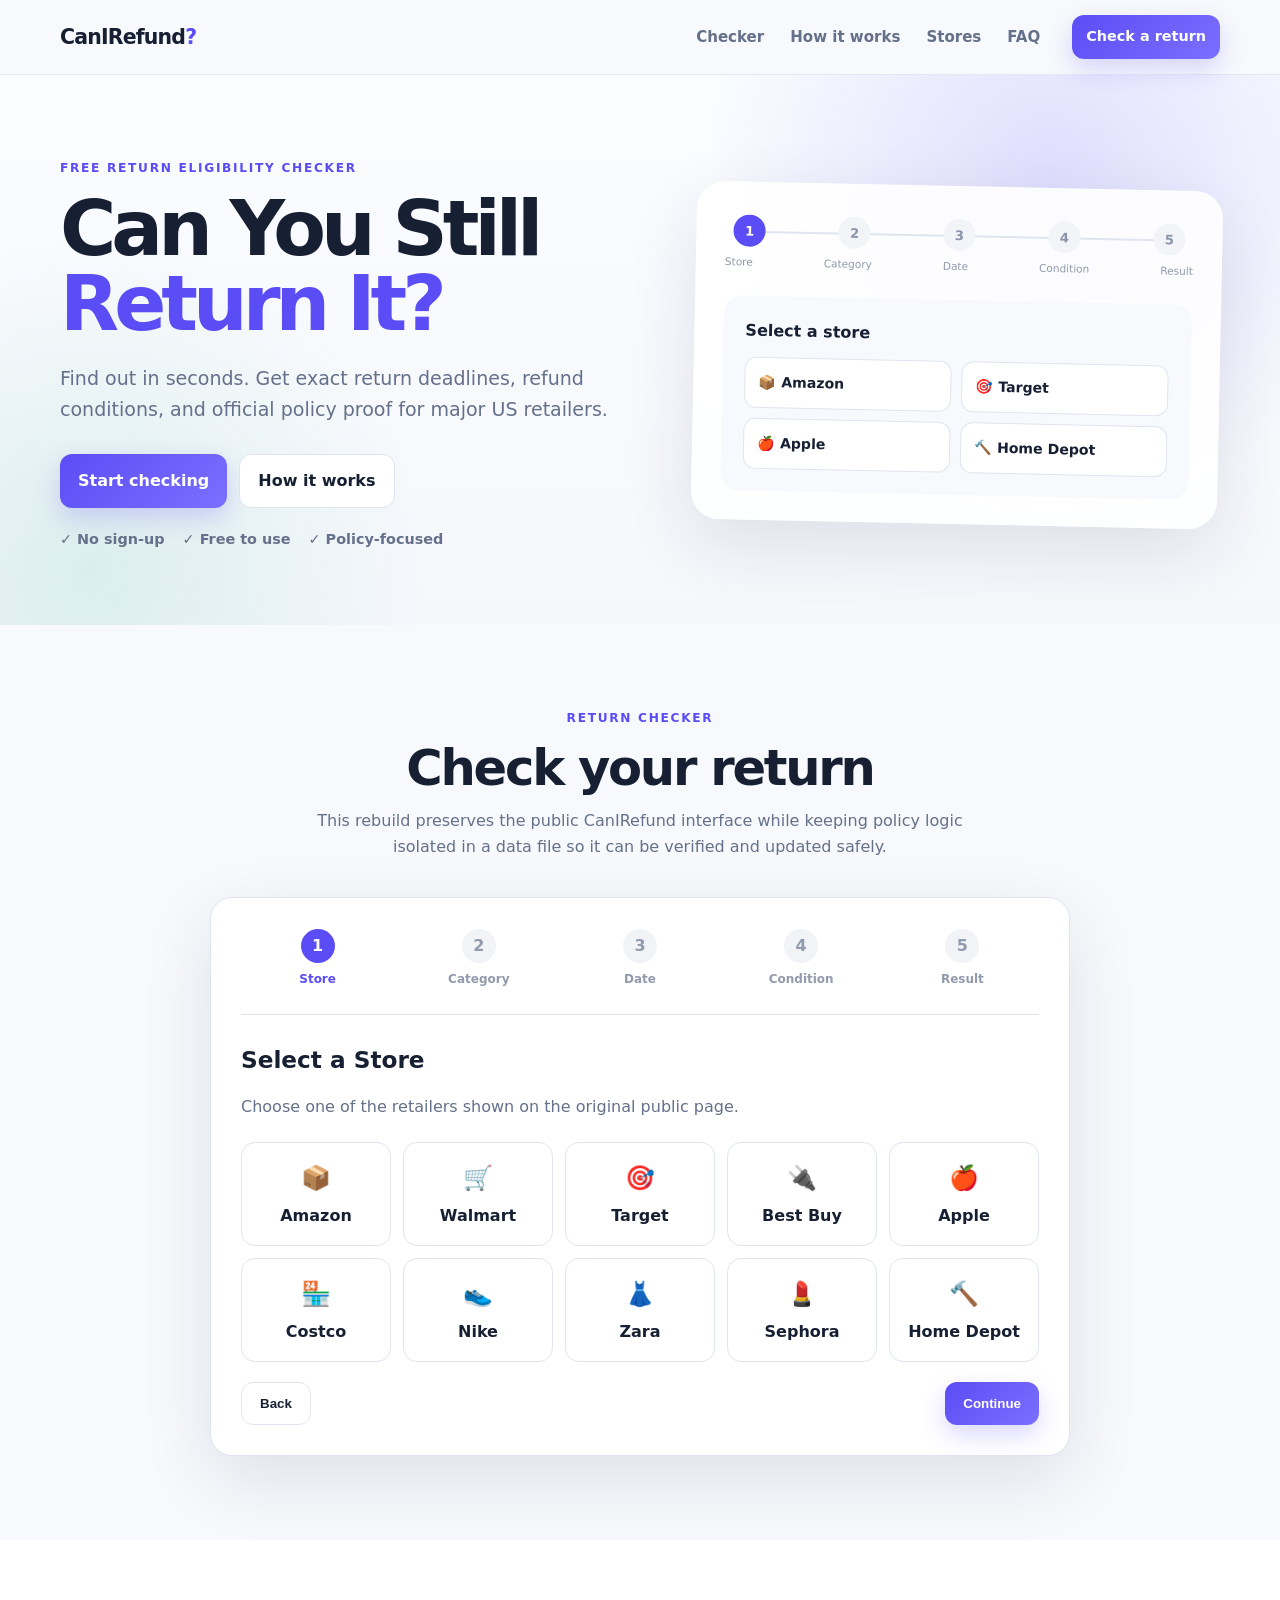
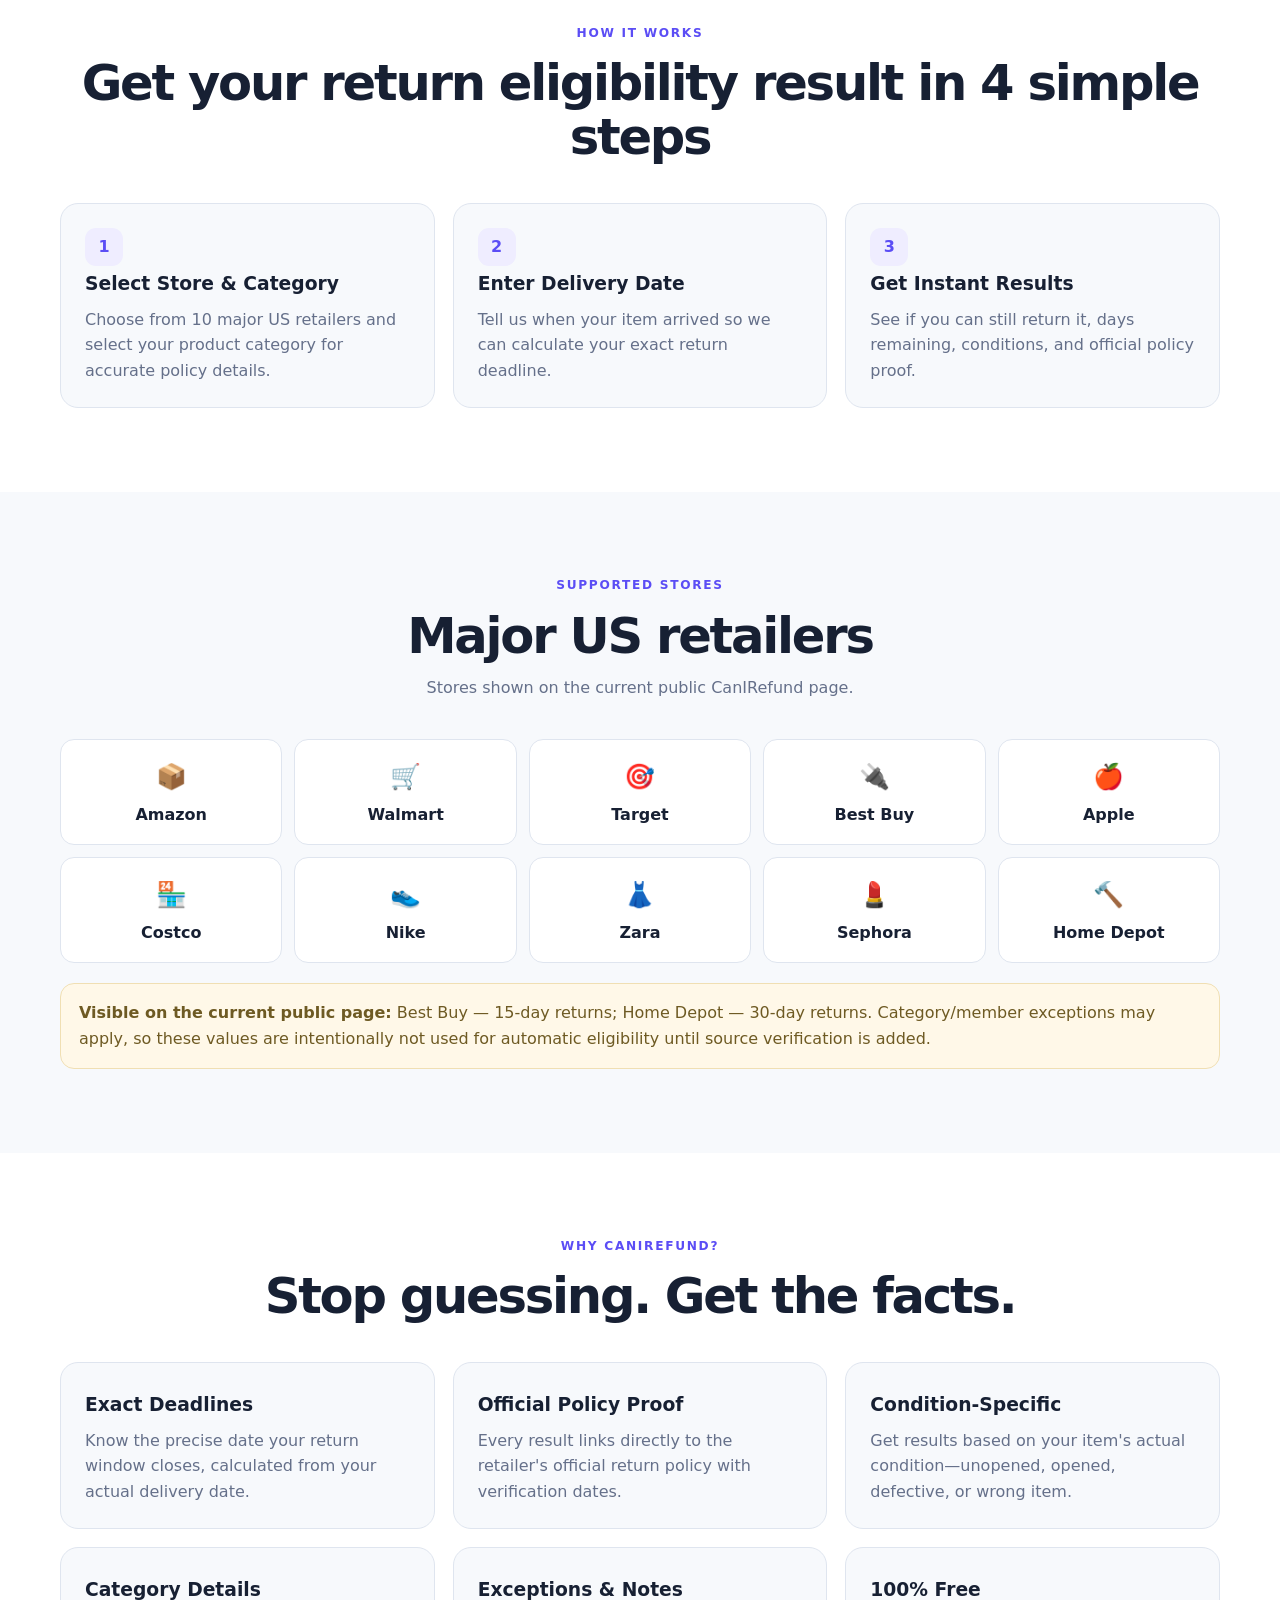
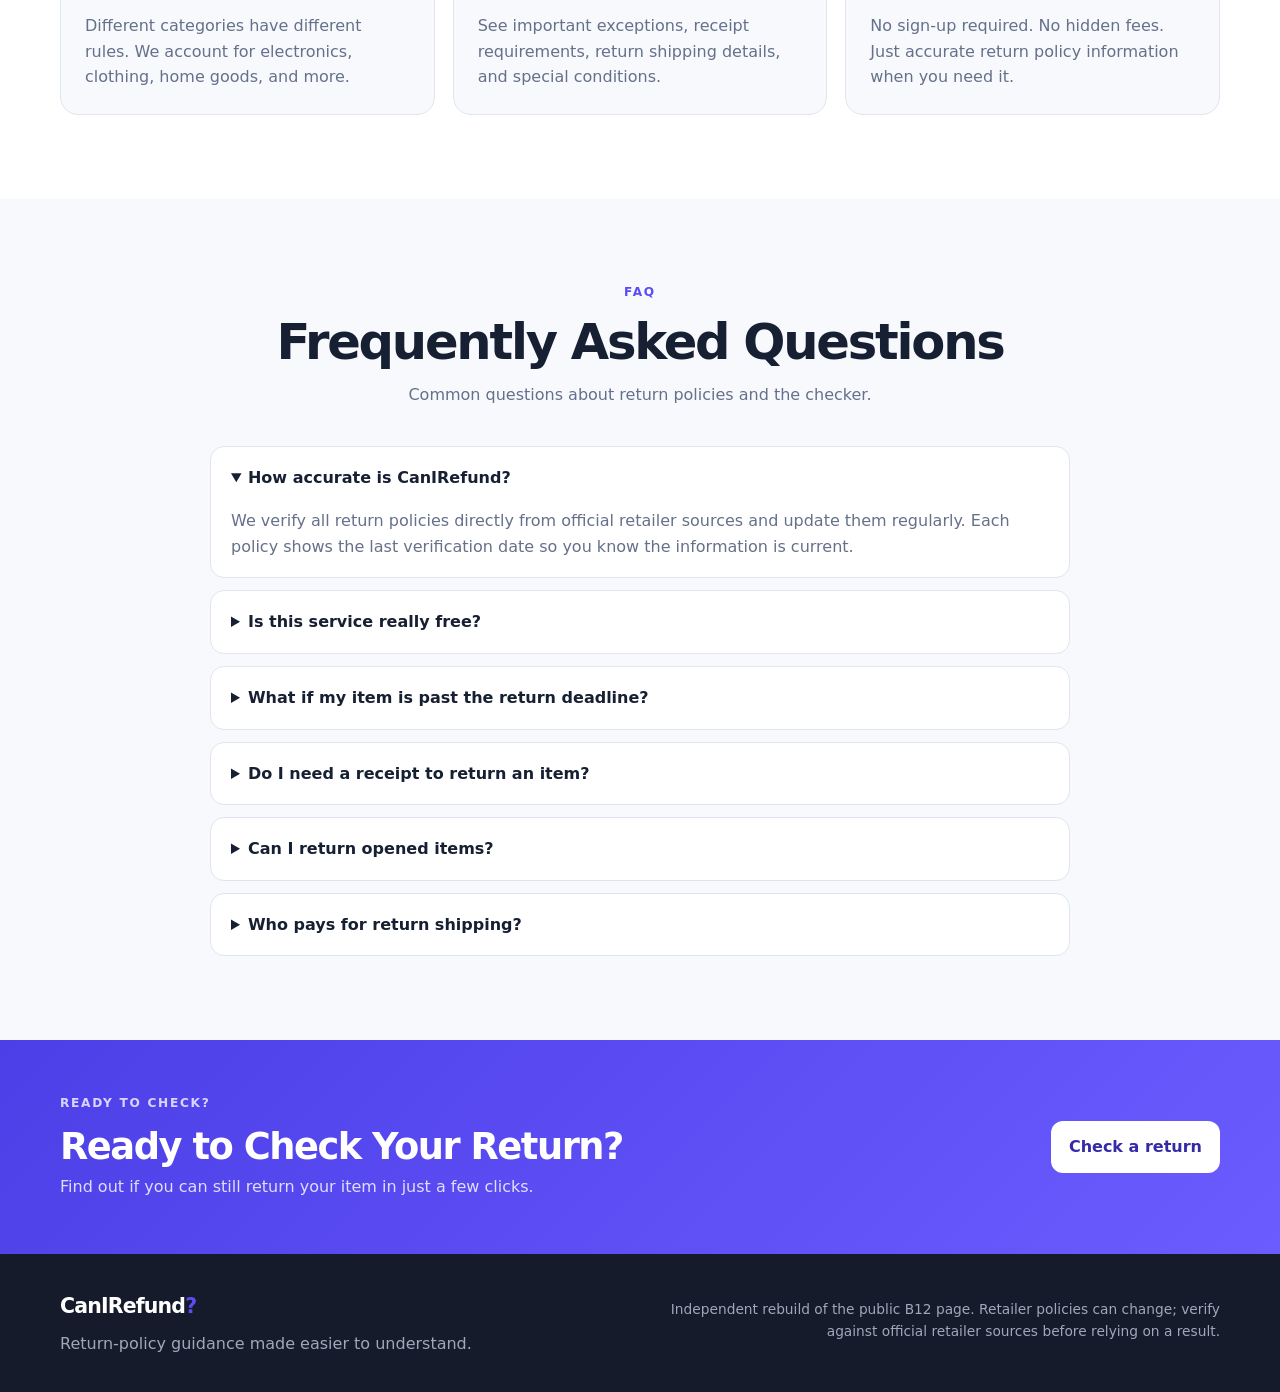
<file: index.html>
<!doctype html>
<html lang="en">
<head>
  <meta charset="utf-8" />
  <meta name="viewport" content="width=device-width, initial-scale=1" />
  <meta name="description" content="CanIRefund? helps shoppers understand return windows, conditions, and policy requirements." />
  <title>CanIRefund? - Free Return Eligibility Checker</title>
  <link rel="stylesheet" href="styles.css" />
  <script defer src="script.js"></script>
</head>
<body>
  <a class="skip-link" href="#main">Skip to content</a>
  <header class="site-header">
    <div class="container nav-wrap">
      <a class="brand" href="#top" aria-label="CanIRefund home">CanIRefund<span>?</span></a>
      <nav aria-label="Primary navigation">
        <a href="#checker">Checker</a>
        <a href="#how">How it works</a>
        <a href="#stores">Stores</a>
        <a href="#faq">FAQ</a>
      </nav>
      <a class="button button-small" href="#checker">Check a return</a>
    </div>
  </header>

  <main id="main">
    <section class="hero" id="top">
      <div class="container hero-grid">
        <div class="hero-copy">
          <div class="eyebrow">Free return eligibility checker</div>
          <h1>Can You Still <span>Return It?</span></h1>
          <p class="hero-lede">Find out in seconds. Get exact return deadlines, refund conditions, and official policy proof for major US retailers.</p>
          <div class="hero-actions">
            <a class="button" href="#checker">Start checking</a>
            <a class="button button-ghost" href="#how">How it works</a>
          </div>
          <div class="trust-row" aria-label="Key benefits">
            <span>✓ No sign-up</span><span>✓ Free to use</span><span>✓ Policy-focused</span>
          </div>
        </div>
        <aside class="hero-card" aria-label="Return checker preview">
          <div class="mini-progress"><span class="active">1</span><span>2</span><span>3</span><span>4</span><span>5</span></div>
          <div class="mini-labels"><span>Store</span><span>Category</span><span>Date</span><span>Condition</span><span>Result</span></div>
          <div class="preview-box">
            <div class="preview-kicker">Select a store</div>
            <div class="preview-list"><span>📦 Amazon</span><span>🎯 Target</span><span>🍎 Apple</span><span>🔨 Home Depot</span></div>
          </div>
        </aside>
      </div>
    </section>

    <section class="section checker-section" id="checker">
      <div class="container narrow">
        <div class="section-heading center">
          <div class="eyebrow">Return checker</div>
          <h2>Check your return</h2>
          <p>This rebuild preserves the public CanIRefund interface while keeping policy logic isolated in a data file so it can be verified and updated safely.</p>
        </div>

        <div class="checker-card">
          <div class="progress" aria-label="Checker progress">
            <button class="step-dot current" data-step-target="1" type="button"><b>1</b><span>Store</span></button>
            <button class="step-dot" data-step-target="2" type="button"><b>2</b><span>Category</span></button>
            <button class="step-dot" data-step-target="3" type="button"><b>3</b><span>Date</span></button>
            <button class="step-dot" data-step-target="4" type="button"><b>4</b><span>Condition</span></button>
            <button class="step-dot" data-step-target="5" type="button"><b>5</b><span>Result</span></button>
          </div>

          <form id="refundForm" novalidate>
            <section class="form-step active" data-step="1">
              <h3>Select a Store</h3>
              <p class="muted">Choose one of the retailers shown on the original public page.</p>
              <div class="store-grid" id="storeGrid"></div>
              <p class="field-error" id="storeError" hidden>Please select a store.</p>
            </section>

            <section class="form-step" data-step="2">
              <h3>Select a Category</h3>
              <label for="category">Product category</label>
              <select id="category" name="category">
                <option value="">Choose a category</option>
                <option>Electronics</option>
                <option>Clothing & footwear</option>
                <option>Beauty & personal care</option>
                <option>Home & tools</option>
                <option>General merchandise</option>
                <option>Other</option>
              </select>
            </section>

            <section class="form-step" data-step="3">
              <h3>Enter Delivery Date</h3>
              <label for="deliveryDate">When did the item arrive?</label>
              <input id="deliveryDate" name="deliveryDate" type="date" />
              <p class="muted">The original site says this date is used to calculate the return deadline.</p>
            </section>

            <section class="form-step" data-step="4">
              <h3>Item Condition</h3>
              <fieldset>
                <legend>What condition is the item in?</legend>
                <div class="choice-list">
                  <label><input type="radio" name="condition" value="unopened" /> Unopened</label>
                  <label><input type="radio" name="condition" value="opened" /> Opened</label>
                  <label><input type="radio" name="condition" value="defective" /> Defective</label>
                  <label><input type="radio" name="condition" value="wrong-item" /> Wrong item</label>
                </div>
              </fieldset>
            </section>

            <section class="form-step" data-step="5">
              <div class="result-placeholder" id="resultPanel">
                <div class="result-icon">✓</div>
                <h3>Ready for verified policy data</h3>
                <p>The B12 public page exposes the interface and marketing content, but not its private policy database or application logic. This rebuild therefore does <strong>not</strong> invent eligibility results.</p>
                <dl class="summary" id="summary"></dl>
                <p class="muted small">Next development step: connect verified retailer/category policy records in <code>data/policies.json</code>, then enable deadline calculations.</p>
              </div>
            </section>

            <div class="form-actions">
              <button class="button button-ghost" id="backBtn" type="button" hidden>Back</button>
              <button class="button" id="nextBtn" type="button">Continue</button>
            </div>
          </form>
        </div>
      </div>
    </section>

    <section class="section alt" id="how">
      <div class="container">
        <div class="section-heading center">
          <div class="eyebrow">How it works</div>
          <h2>Get your return eligibility result in 4 simple steps</h2>
        </div>
        <div class="feature-grid three">
          <article class="feature-card"><div class="num">1</div><h3>Select Store &amp; Category</h3><p>Choose from 10 major US retailers and select your product category for accurate policy details.</p></article>
          <article class="feature-card"><div class="num">2</div><h3>Enter Delivery Date</h3><p>Tell us when your item arrived so we can calculate your exact return deadline.</p></article>
          <article class="feature-card"><div class="num">3</div><h3>Get Instant Results</h3><p>See if you can still return it, days remaining, conditions, and official policy proof.</p></article>
        </div>
      </div>
    </section>

    <section class="section" id="stores">
      <div class="container">
        <div class="section-heading center">
          <div class="eyebrow">Supported stores</div>
          <h2>Major US retailers</h2>
          <p>Stores shown on the current public CanIRefund page.</p>
        </div>
        <div class="supported-grid" id="supportedGrid"></div>
        <div class="public-policy-note">
          <strong>Visible on the current public page:</strong> Best Buy — 15-day returns; Home Depot — 30-day returns. Category/member exceptions may apply, so these values are intentionally not used for automatic eligibility until source verification is added.
        </div>
      </div>
    </section>

    <section class="section alt" id="why">
      <div class="container">
        <div class="section-heading center">
          <div class="eyebrow">Why CanIRefund?</div>
          <h2>Stop guessing. Get the facts.</h2>
        </div>
        <div class="feature-grid">
          <article class="feature-card"><h3>Exact Deadlines</h3><p>Know the precise date your return window closes, calculated from your actual delivery date.</p></article>
          <article class="feature-card"><h3>Official Policy Proof</h3><p>Every result links directly to the retailer's official return policy with verification dates.</p></article>
          <article class="feature-card"><h3>Condition-Specific</h3><p>Get results based on your item's actual condition—unopened, opened, defective, or wrong item.</p></article>
          <article class="feature-card"><h3>Category Details</h3><p>Different categories have different rules. We account for electronics, clothing, home goods, and more.</p></article>
          <article class="feature-card"><h3>Exceptions &amp; Notes</h3><p>See important exceptions, receipt requirements, return shipping details, and special conditions.</p></article>
          <article class="feature-card"><h3>100% Free</h3><p>No sign-up required. No hidden fees. Just accurate return policy information when you need it.</p></article>
        </div>
      </div>
    </section>

    <section class="section" id="faq">
      <div class="container narrow">
        <div class="section-heading center">
          <div class="eyebrow">FAQ</div>
          <h2>Frequently Asked Questions</h2>
          <p>Common questions about return policies and the checker.</p>
        </div>
        <div class="faq-list">
          <details open><summary>How accurate is CanIRefund?</summary><p>We verify all return policies directly from official retailer sources and update them regularly. Each policy shows the last verification date so you know the information is current.</p></details>
          <details><summary>Is this service really free?</summary><p>Yes! CanIRefund is completely free to use. We believe shoppers deserve clear, accurate information about return policies without any cost.</p></details>
          <details><summary>What if my item is past the return deadline?</summary><p>Some retailers offer exceptions for defective items or have extended return windows for loyalty members. Always check the official policy or contact customer service directly.</p></details>
          <details><summary>Do I need a receipt to return an item?</summary><p>Most retailers require proof of purchase, but policies vary. Our checker shows receipt requirements for each store and category.</p></details>
          <details><summary>Can I return opened items?</summary><p>It depends on the retailer and product category. Some stores accept opened items within the return window, while others require items to be sealed. Our checker accounts for item condition.</p></details>
          <details><summary>Who pays for return shipping?</summary><p>Return shipping policies vary by retailer. Most major stores offer free return shipping for eligible items, but some may charge restocking fees or require you to pay for shipping.</p></details>
        </div>
      </div>
    </section>

    <section class="cta">
      <div class="container cta-inner">
        <div><div class="eyebrow light">Ready to check?</div><h2>Ready to Check Your Return?</h2><p>Find out if you can still return your item in just a few clicks.</p></div>
        <a class="button button-light" href="#checker">Check a return</a>
      </div>
    </section>
  </main>

  <footer>
    <div class="container footer-inner">
      <div><a class="brand footer-brand" href="#top">CanIRefund<span>?</span></a><p>Return-policy guidance made easier to understand.</p></div>
      <p class="footer-note">Independent rebuild of the public B12 page. Retailer policies can change; verify against official retailer sources before relying on a result.</p>
    </div>
  </footer>
</body>
</html>
</file>
<file: styles.css>
:root{--bg:#f7f9fc;--surface:#fff;--ink:#172033;--muted:#65708a;--line:#dfe5ef;--primary:#5b4df5;--primary2:#7b6fff;--accent:#18a784;--soft:#efedff;--shadow:0 24px 70px rgba(30,40,70,.11);--radius:22px;--max:1160px}
*{box-sizing:border-box}html{scroll-behavior:smooth}body{margin:0;font-family:Inter,ui-sans-serif,system-ui,-apple-system,BlinkMacSystemFont,"Segoe UI",sans-serif;color:var(--ink);background:var(--bg);line-height:1.6}a{color:inherit}.container{width:min(var(--max),calc(100% - 40px));margin:auto}.narrow{width:min(860px,calc(100% - 40px))}.skip-link{position:absolute;left:-999px;top:0}.skip-link:focus{left:12px;top:12px;background:white;padding:10px 14px;border-radius:10px;z-index:50}.site-header{position:sticky;top:0;z-index:20;background:rgba(247,249,252,.88);backdrop-filter:blur(16px);border-bottom:1px solid rgba(223,229,239,.8)}.nav-wrap{height:74px;display:flex;align-items:center;gap:32px}.brand{font-weight:850;font-size:1.28rem;text-decoration:none;letter-spacing:-.04em}.brand span{color:var(--primary)}nav{display:flex;gap:26px;margin-left:auto}nav a{text-decoration:none;color:var(--muted);font-weight:650;font-size:.94rem}nav a:hover{color:var(--ink)}.button{display:inline-flex;align-items:center;justify-content:center;border:0;border-radius:12px;padding:13px 18px;background:linear-gradient(135deg,var(--primary),var(--primary2));color:#fff;font-weight:780;text-decoration:none;cursor:pointer;box-shadow:0 10px 24px rgba(91,77,245,.22);transition:transform .18s ease,box-shadow .18s ease}.button:hover{transform:translateY(-1px);box-shadow:0 14px 28px rgba(91,77,245,.28)}.button-small{padding:10px 14px;font-size:.9rem}.button-ghost{background:#fff;color:var(--ink);border:1px solid var(--line);box-shadow:none}.hero{padding:84px 0 74px;overflow:hidden;background:radial-gradient(circle at 82% 18%,rgba(91,77,245,.17),transparent 30%),radial-gradient(circle at 7% 90%,rgba(24,167,132,.12),transparent 26%),linear-gradient(#fbfcff,#f5f7fb)}.hero-grid{display:grid;grid-template-columns:1.04fr .96fr;gap:64px;align-items:center}.eyebrow{text-transform:uppercase;letter-spacing:.14em;font-size:.76rem;color:var(--primary);font-weight:850;margin-bottom:14px}.hero h1{font-size:clamp(3rem,6vw,5.4rem);line-height:.97;letter-spacing:-.065em;margin:0 0 22px}.hero h1 span{color:var(--primary)}.hero-lede{font-size:1.19rem;color:var(--muted);max-width:660px}.hero-actions{display:flex;gap:12px;margin:30px 0 20px}.trust-row{display:flex;flex-wrap:wrap;gap:18px;color:var(--muted);font-size:.9rem;font-weight:650}.hero-card{background:rgba(255,255,255,.88);border:1px solid rgba(255,255,255,.9);box-shadow:var(--shadow);border-radius:28px;padding:28px;transform:rotate(1.2deg)}.mini-progress{display:flex;align-items:center;justify-content:space-between;position:relative;margin:4px 8px 7px}.mini-progress:before{content:"";position:absolute;height:2px;left:16px;right:16px;top:16px;background:var(--line);z-index:0}.mini-progress span{position:relative;z-index:1;width:32px;height:32px;border-radius:50%;display:grid;place-items:center;background:#f2f4f8;color:#8a93a8;font-weight:800;font-size:.82rem}.mini-progress .active{background:var(--primary);color:#fff}.mini-labels{display:flex;justify-content:space-between;color:#9099aa;font-size:.66rem;margin-bottom:25px}.preview-box{border-radius:18px;background:var(--bg);padding:22px}.preview-kicker{font-weight:800;margin-bottom:14px}.preview-list{display:grid;grid-template-columns:1fr 1fr;gap:10px}.preview-list span{background:#fff;border:1px solid var(--line);padding:13px;border-radius:12px;font-weight:700;font-size:.88rem}.section{padding:84px 0}.section.alt{background:#fff}.section-heading{margin-bottom:38px}.section-heading.center{text-align:center}.section-heading h2{font-size:clamp(2rem,4vw,3.1rem);line-height:1.08;letter-spacing:-.045em;margin:0 0 12px}.section-heading p{color:var(--muted);max-width:700px;margin:0 auto}.checker-card{background:#fff;border:1px solid var(--line);border-radius:var(--radius);box-shadow:var(--shadow);padding:30px}.progress{display:grid;grid-template-columns:repeat(5,1fr);gap:8px;border-bottom:1px solid var(--line);padding-bottom:24px;margin-bottom:26px}.step-dot{appearance:none;border:0;background:transparent;color:#929aad;font:inherit;cursor:pointer;display:flex;flex-direction:column;align-items:center;gap:7px}.step-dot b{width:34px;height:34px;border-radius:50%;display:grid;place-items:center;background:#f1f3f7}.step-dot span{font-size:.75rem;font-weight:700}.step-dot.current,.step-dot.done{color:var(--primary)}.step-dot.current b{background:var(--primary);color:#fff}.step-dot.done b{background:#e6e2ff;color:var(--primary)}.form-step{display:none;min-height:290px}.form-step.active{display:block}.form-step h3{font-size:1.45rem;margin:0 0 4px}.muted{color:var(--muted)}.small{font-size:.86rem}.store-grid{display:grid;grid-template-columns:repeat(5,1fr);gap:12px;margin-top:22px}.store-option{border:1px solid var(--line);background:#fff;border-radius:14px;padding:16px 8px;display:flex;flex-direction:column;align-items:center;gap:6px;cursor:pointer;font:inherit;color:var(--ink);font-weight:750}.store-option .emoji{font-size:1.5rem}.store-option.selected{border-color:var(--primary);background:var(--soft);box-shadow:0 0 0 2px rgba(91,77,245,.08)}label,legend{font-weight:750}.form-step select,.form-step input[type=date]{width:100%;padding:14px;border:1px solid var(--line);border-radius:12px;font:inherit;margin-top:8px;background:#fff}.choice-list{display:grid;grid-template-columns:1fr 1fr;gap:12px;margin-top:15px}.choice-list label{border:1px solid var(--line);border-radius:12px;padding:14px;cursor:pointer;background:#fff}.choice-list input{margin-right:8px}.form-actions{display:flex;justify-content:space-between;gap:12px;margin-top:20px}.form-actions #nextBtn{margin-left:auto}.field-error{color:#b42318;font-weight:650}.result-placeholder{text-align:center;padding:18px}.result-icon{width:58px;height:58px;border-radius:50%;display:grid;place-items:center;margin:0 auto 14px;background:#e6f7f1;color:var(--accent);font-size:1.5rem;font-weight:900}.summary{display:grid;grid-template-columns:1fr 1fr;gap:10px;text-align:left;margin:22px auto;max-width:620px}.summary div{background:var(--bg);border-radius:10px;padding:11px 13px}.summary dt{font-size:.72rem;color:var(--muted);font-weight:800;text-transform:uppercase;letter-spacing:.07em}.summary dd{margin:2px 0 0;font-weight:750}.feature-grid{display:grid;grid-template-columns:repeat(3,1fr);gap:18px}.feature-card{background:#fff;border:1px solid var(--line);border-radius:18px;padding:24px}.alt .feature-card{background:var(--bg)}.feature-card h3{margin:3px 0 8px}.feature-card p{margin:0;color:var(--muted)}.feature-card .num{width:38px;height:38px;border-radius:11px;display:grid;place-items:center;background:var(--soft);color:var(--primary);font-weight:900}.supported-grid{display:grid;grid-template-columns:repeat(5,1fr);gap:12px}.supported-card{background:#fff;border:1px solid var(--line);border-radius:14px;padding:17px;text-align:center;font-weight:750}.supported-card .emoji{display:block;font-size:1.55rem;margin-bottom:5px}.public-policy-note{margin-top:20px;padding:16px 18px;border-radius:14px;background:#fff8e8;border:1px solid #f0dfb3;color:#6e5a23}.faq-list{display:grid;gap:12px}.faq-list details{background:#fff;border:1px solid var(--line);border-radius:14px;padding:0 18px}.faq-list summary{cursor:pointer;font-weight:800;padding:18px 2px}.faq-list p{margin:0 2px 18px;color:var(--muted)}.cta{padding:54px 0;background:linear-gradient(135deg,#4c3fe7,#6b5cff);color:#fff}.cta-inner{display:flex;justify-content:space-between;align-items:center;gap:30px}.cta h2{font-size:2.3rem;line-height:1.05;margin:0 0 8px;letter-spacing:-.04em}.cta p{margin:0;color:rgba(255,255,255,.82)}.eyebrow.light{color:#d9d4ff}.button-light{background:#fff;color:#352aa7;box-shadow:none}footer{background:#151b2a;color:#cbd2df;padding:36px 0}.footer-inner{display:grid;grid-template-columns:1fr 1fr;gap:40px;align-items:start}.footer-brand{color:#fff}.footer-inner p{margin:8px 0 0;color:#9fa8ba}.footer-note{text-align:right;font-size:.86rem}code{background:#f0f2f7;border-radius:6px;padding:2px 5px;font-size:.88em}@media (max-width:900px){nav{display:none}.hero-grid{grid-template-columns:1fr;gap:38px}.hero-card{transform:none}.store-grid,.supported-grid{grid-template-columns:repeat(2,1fr)}.feature-grid,.feature-grid.three{grid-template-columns:1fr 1fr}.cta-inner{align-items:flex-start;flex-direction:column}.footer-inner{grid-template-columns:1fr}.footer-note{text-align:left}}@media (max-width:560px){.container,.narrow{width:min(100% - 24px,var(--max))}.site-header .button-small{display:none}.hero{padding-top:55px}.hero h1{font-size:3.2rem}.checker-card{padding:18px}.progress{gap:2px}.step-dot span{font-size:.62rem}.store-grid,.supported-grid,.feature-grid,.feature-grid.three,.choice-list{grid-template-columns:1fr}.summary{grid-template-columns:1fr}.hero-actions{flex-direction:column}.hero-actions .button{width:100%}.preview-list{grid-template-columns:1fr}.section{padding:64px 0}}
</file>
